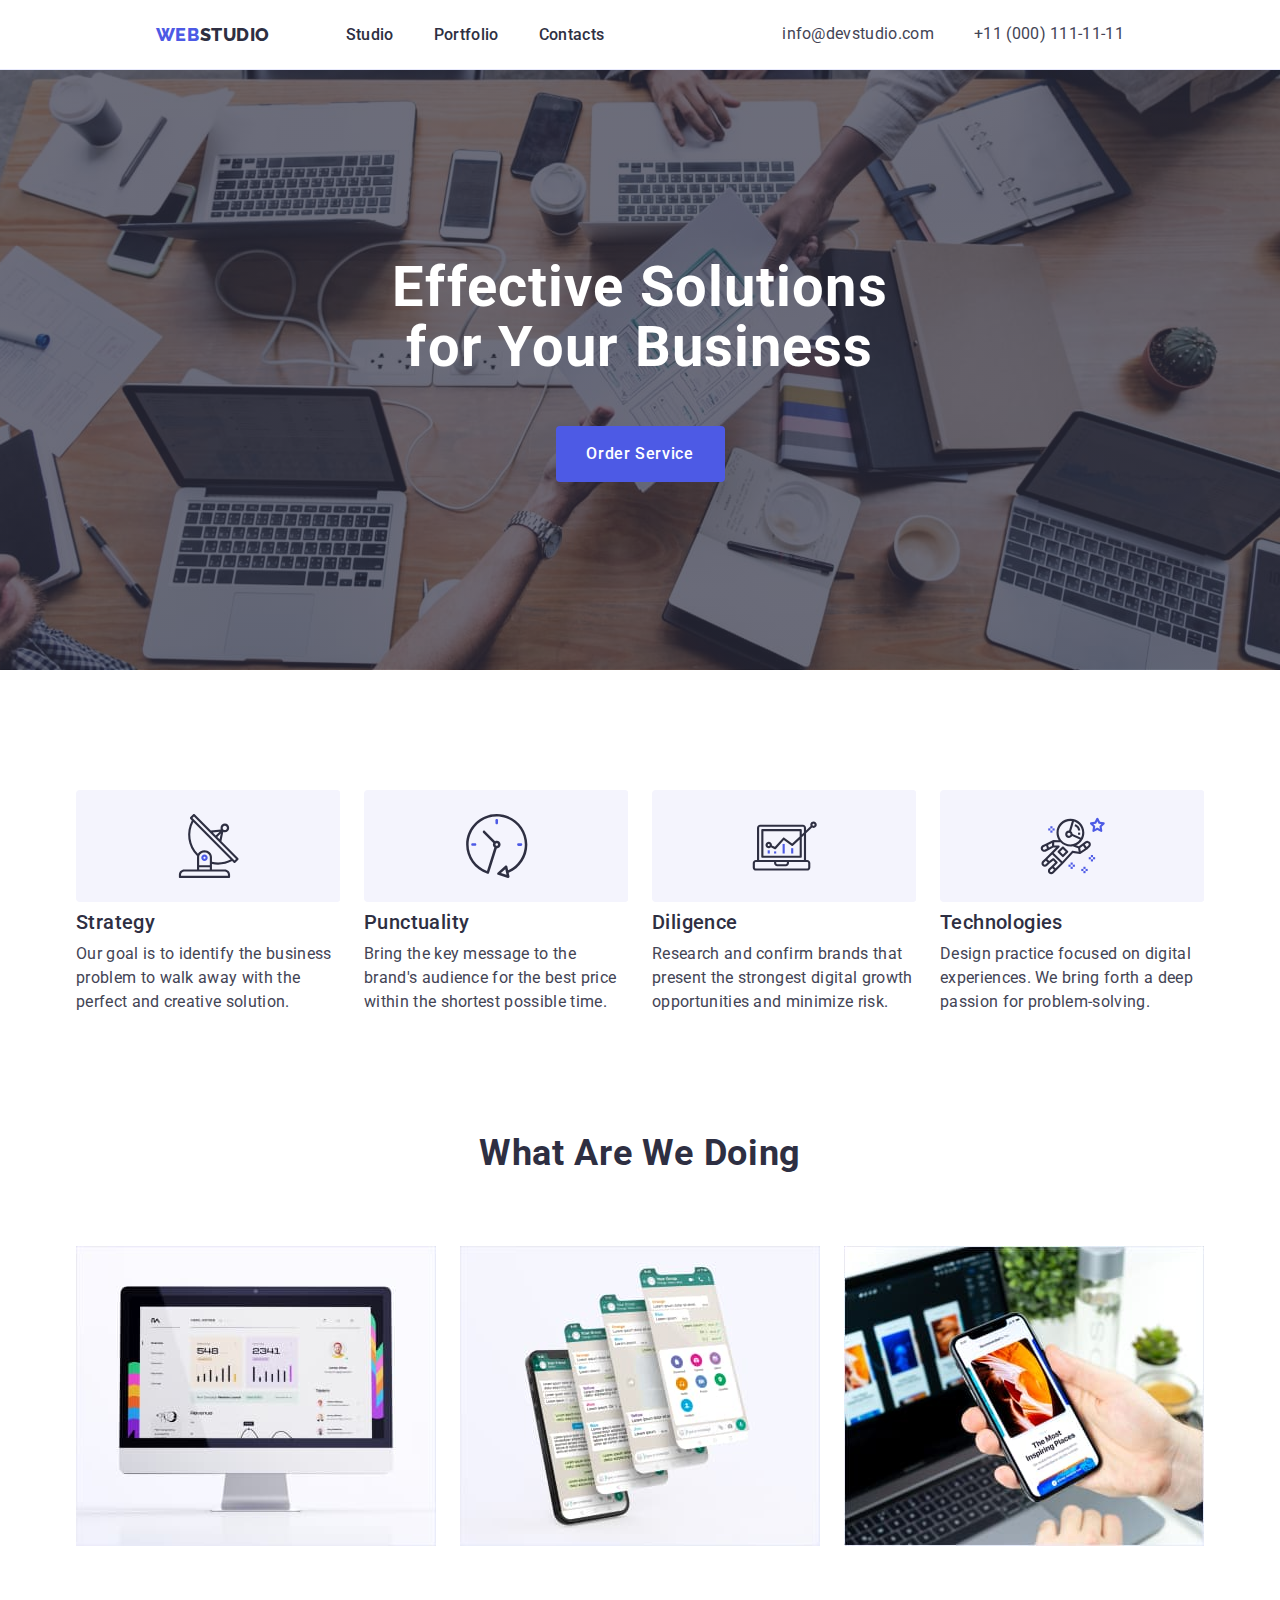
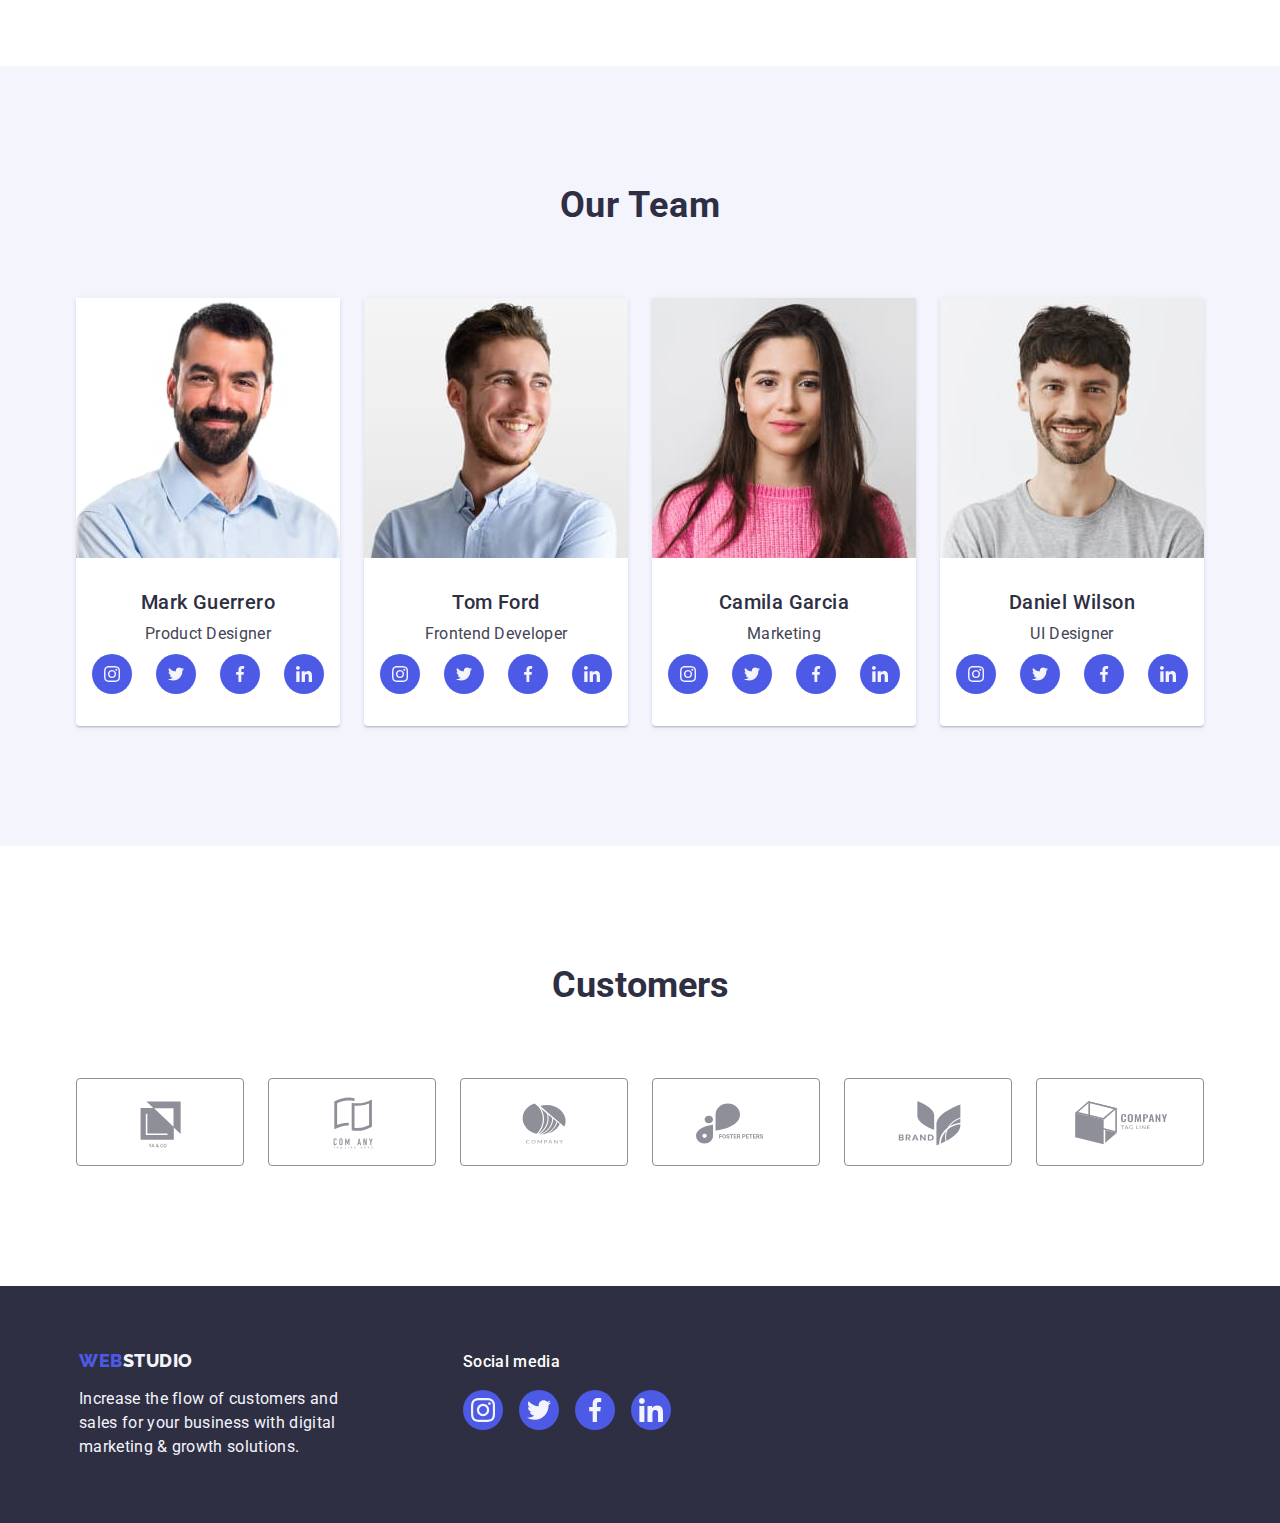
<file: index.html>
<!DOCTYPE html>
<html lang="en">

<head>
    <meta charset="UTF-8">
    <meta name="viewport" content="width=device-width, initial-scale=1.0">
    <title>Document</title>
    <link
        href="https://fonts.googleapis.com/css2?family=Raleway:wght@800&family=Roboto:wght@400;500;700;900&display=swap"
        rel="stylesheet" />
    <link rel="preconnect" href="https://fonts.googleapis.com">
    <link rel="preconnect" href="https://fonts.gstatic.com" crossorigin>
    <link rel="stylesheet"
        href="https://cdnjs.cloudflare.com/ajax/libs/modern-normalize/2.0.0/modern-normalize.min.css">
    <link rel="stylesheet" href="css/style.css">
</head>

<body>
    <header class="header-container">
        <div class="div-bouth-container container">
            <nav class="header-bouth-nav menu">
                <a class="logo link" href="./index.html">Web<span class="logo-span">Studio</span></a>
                <ul class="list">
                    <li class="li-header-first"><a class="hover-menu-fst link" href="./index.html">Studio</a></li>
                    <li class="li-header-first"><a class="hover-menu-fst link" href="./portfolio.html">Portfolio</a>
                    </li>
                    <li class="li-header-first"><a class="hover-menu-fst link" href="">Contacts</a></li>
                </ul>
            </nav>

            <address class="address-header">
                <ul class="list address-sec-ul">
                    <li>
                        <a class="hover-menu-sec link" href="mailto:info@devstudio.com">info@devstudio.com</a>
                    </li>
                    <li>
                        <a class="hover-menu-sec link" href="tel:+110001111111">+11 (000) 111-11-11</a>
                    </li>
                </ul>
            </address>
        </div>
    </header>
    <main>
        <section class="first-section">
            <div class="container">
                <h1 class="h-one">Effective Solutions for Your Business</h1>
                <button class="first-section-button" type="button">Order Service</button>
            </div>
        </section>
        <section class="second-section">
            <div class="container">
                <h2 class="visually-hidden">Sekcja 2</h2>
                <ul class="list portfo-section-ul">
                    <li class="sec-section-li">
                        <div class="icon-svg">
                            <svg class="second-section-svg" width="64" height="64">
                                <use href="./images/icons.svg#icon-Icon-1"></use>
                            </svg>
                        </div>
                        <h3 class="sec-section-h">Strategy</h3>
                        <p class="sec-section-p">Our goal is to identify the business problem to walk away with the
                            perfect
                            and creative solution.
                        </p>
                    </li>
                    <li class="sec-section-li">
                        <div class="icon-svg">
                            <svg class="second-section-svg" width="64" height="64">
                                <use href="./images/icons.svg#icon-Icon-2"></use>
                            </svg>
                        </div>
                        <h3 class="sec-section-h">Punctuality</h3>
                        <p class="sec-section-p">Bring the key message to the brand's audience for the best price within
                            the
                            shortest possible
                            time.
                        </p>
                    </li>
                    <li class="sec-section-li">
                        <div class="icon-svg">
                            <svg class="second-section-svg" width="64" height="64">
                                <use href="./images/icons.svg#icon-Icon-3"></use>
                            </svg>
                        </div>
                        <h3 class="sec-section-h">Diligence</h3>
                        <p class="sec-section-p">Research and confirm brands that present the strongest digital growth
                            opportunities and minimize
                            risk.</p>
                    <li class="sec-section-li">
                        <div class="icon-svg">
                            <svg class="second-section-svg" width="64" height="64">
                                <use href="./images/icons.svg#icon-Icon-4"></use>
                            </svg>
                        </div>
                        <h3 class="sec-section-h">Technologies</h3>
                        <p class="sec-section-p">Design practice focused on digital experiences. We bring forth a deep
                            passion for
                            problem-solving.
                        </p>
                    </li>
                </ul>
            </div>
        </section>
        <section class="third-section">
            <div class="container">
                <h2 class="third-section-h">What are we doing</h2>
                <ul class="list portfo-section-ul">
                    <li class="third-section-li"><img width="360" src="./images/img1.jpg" alt="img1"></li>
                    <li class="third-section-li"><img width="360" src="./images/img2.jpg" alt="img2"></li>
                    <li class="third-section-li"><img width="360" src="./images/img3.jpg" alt="img3"></li>
                </ul>
            </div>
        </section>
        <section class="fourth-section">
            <div class="container">
                <h2 class="fourth-section-h">
                    Our Team
                </h2>
                <ul class="list portfo-section-ul">
                    <li class="fourth-section-li">
                        <img width="264" src="./images/img.jpg" alt="pierwszy">
                        <div class="employee-info">
                            <h3 class="fourth-section-li-h">Mark Guerrero</h3>
                            <p class="fourth-section-li-p">Product Designer</p>
                            <ul class="ul-socials">
                                <li class="li-socials">
                                    <a class="socials-a" href="">
                                        <svg class="socials-svg" width="16" height="16">
                                            <use href="./images/icons.svg#icon-instagram-2"></use>
                                        </svg>
                                    </a>
                                </li>
                                <li class="li-socials">
                                    <a class="socials-a" href="">
                                        <svg class="socials-svg" width="16" height="16">
                                            <use href="./images/icons.svg#icon-twitter-1"></use>
                                        </svg>
                                    </a>
                                </li>
                                <li class="li-socials">
                                    <a class="socials-a" href="">
                                        <svg class="socials-svg" width="16" height="16">
                                            <use href="./images/icons.svg#icon-facebook-1"></use>
                                        </svg>
                                    </a>
                                </li>
                                <li class="li-socials">
                                    <a class="socials-a" href="">
                                        <svg class="socials-svg" width="16" height="16">
                                            <use href="./images/icons.svg#icon-linkedin-1"></use>
                                        </svg>
                                    </a>
                                </li>
                            </ul>
                        </div>
                    </li>
                    <li class="fourth-section-li"><img width="264" src="./images/imgg.jpg" alt="drugi">
                        <div class="employee-info">
                            <h3 class="fourth-section-li-h">Tom Ford</h3>
                            <p class="fourth-section-li-p">Frontend Developer</p>
                            <ul class="ul-socials">
                                <li class="li-socials">
                                    <a class="socials-a" href="">
                                        <svg class="socials-svg" width="16" height="16">
                                            <use href="./images/icons.svg#icon-instagram-2"></use>
                                        </svg>
                                    </a>
                                </li>
                                <li class="li-socials">
                                    <a class="socials-a" href="">
                                        <svg class="socials-svg" width="16" height="16">
                                            <use href="./images/icons.svg#icon-twitter-1"></use>
                                        </svg>
                                    </a>
                                </li>
                                <li class="li-socials">
                                    <a class="socials-a" href="">
                                        <svg class="socials-svg" width="16" height="16">
                                            <use href="./images/icons.svg#icon-facebook-1"></use>
                                        </svg>
                                    </a>
                                </li>
                                <li class="li-socials">
                                    <a class="socials-a" href="">
                                        <svg class="socials-svg" width="16" height="16">
                                            <use href="./images/icons.svg#icon-linkedin-1"></use>
                                        </svg>
                                    </a>
                                </li>
                            </ul>
                        </div>
                    </li>
                    <li class="fourth-section-li"><img width="264" src="./images/imggg.jpg" alt="trzeci">
                        <div class="employee-info">
                            <h3 class="fourth-section-li-h">Camila Garcia</h3>
                            <p class="fourth-section-li-p">Marketing</p>
                            <ul class="ul-socials">
                                <li class="li-socials">
                                    <a class="socials-a" href="">
                                        <svg class="socials-svg" width="16" height="16">
                                            <use href="./images/icons.svg#icon-instagram-2"></use>
                                        </svg>
                                    </a>
                                </li>
                                <li class="li-socials">
                                    <a class="socials-a" href="">
                                        <svg class="socials-svg" width="16" height="16">
                                            <use href="./images/icons.svg#icon-twitter-1"></use>
                                        </svg>
                                    </a>
                                </li>
                                <li class="li-socials">
                                    <a class="socials-a" href="">
                                        <svg class="socials-svg" width="16" height="16">
                                            <use href="./images/icons.svg#icon-facebook-1"></use>
                                        </svg>
                                    </a>
                                </li>
                                <li class="li-socials">
                                    <a class="socials-a" href="">
                                        <svg class="socials-svg" width="16" height="16">
                                            <use href="./images/icons.svg#icon-linkedin-1"></use>
                                        </svg>
                                    </a>
                                </li>
                            </ul>
                        </div>
                    </li>
                    <li class="fourth-section-li"><img width="264" src="./images/imgggg.jpg" alt="czwarty">
                        <div class="employee-info">
                            <h3 class="fourth-section-li-h">Daniel Wilson</h3>
                            <p class="fourth-section-li-p">UI Designer</p>
                            <ul class="ul-socials">
                                <li class="li-socials">
                                    <a class="socials-a" href="">
                                        <svg class="socials-svg" width="16" height="16">
                                            <use href="./images/icons.svg#icon-instagram-2"></use>
                                        </svg>
                                    </a>
                                </li>
                                <li class="li-socials">
                                    <a class="socials-a" href="">
                                        <svg class="socials-svg" width="16" height="16">
                                            <use href="./images/icons.svg#icon-twitter-1"></use>
                                        </svg>
                                    </a>
                                </li>
                                <li class="li-socials">
                                    <a class="socials-a" href="">
                                        <svg class="socials-svg" width="16" height="16">
                                            <use href="./images/icons.svg#icon-facebook-1"></use>
                                        </svg>
                                    </a>
                                </li>
                                <li class="li-socials">
                                    <a class="socials-a" href="">
                                        <svg class="socials-svg" width="16" height="16">
                                            <use href="./images/icons.svg#icon-linkedin-1"></use>
                                        </svg>
                                    </a>
                                </li>
                            </ul>
                        </div>
                    </li>
                </ul>
            </div>
        </section>
        <section class="fifth-section">
            <div class="container">
                <h2 class="fifth-section-h">Customers</h2>
                <ul class="fifth-section-ul">
                    <li class="fifth-section-li">
                        <a href="" class="fifth-section-a">
                            <svg width="104" height="56" class="fifth-section-svg">
                                <use href="./images/icons.svg#icon-Client-1"></use>
                            </svg>
                        </a>
                    </li>
                    <li class="fifth-section-li">
                        <a href="" class="fifth-section-a">
                            <svg width="104" height="56" class="fifth-section-svg">
                                <use href="./images/icons.svg#icon-Client-2"></use>
                            </svg>
                        </a>
                    </li>
                    <li class="fifth-section-li">
                        <a href="" class="fifth-section-a">
                            <svg width="104" height="56" class="fifth-section-svg">
                                <use href="./images/icons.svg#icon-Client-3"></use>
                            </svg>
                        </a>
                    </li>
                    <li class="fifth-section-li">
                        <a href="" class="fifth-section-a">
                            <svg width="104" height="56" class="fifth-section-svg">
                                <use href="./images/icons.svg#icon-Client-4"></use>
                            </svg>
                        </a>
                    </li>
                    <li class="fifth-section-li">
                        <a href="" class="fifth-section-a">
                            <svg width="104" height="56" class="fifth-section-svg">
                                <use href="./images/icons.svg#icon-Client-5"></use>
                            </svg>
                        </a>
                    </li>
                    <li class="fifth-section-li">
                        <a href="" class="fifth-section-a">
                            <svg width="104" height="56" class="fifth-section-svg">
                                <use href="./images/icons.svg#icon-Client-6"></use>
                            </svg>
                        </a>
                    </li>
                </ul>
            </div>
        </section>
    </main>
    <footer class="footer">
        <div class="container footer-containers">
            <div class="footer-container-one">
                <a class="logo footer-a" href="./index.html">Web<span class="footer-span">Studio</span></a>
                <p class="footer-first-p">Increase the flow of customers and sales for your business with digital
                    marketing &
                    growth
                    solutions.</p>
            </div>
            <div class="footer-container-two">
                <p class="footer-sec-p">Social media</p>
                <ul class="footer-cont-two-ul">
                    <li class="footer-cont-two-li">
                        <a href="" class="footer-cont-two-a">
                            <svg width="24" height="24" class="footer-cont-two-svg">
                                <use href="./images/icons.svg#icon-instagram-2"></use>
                            </svg>
                        </a>
                    </li>
                    <li class="footer-cont-two-li">
                        <a href="" class="footer-cont-two-a">
                            <svg width="24" height="24" class="footer-cont-two-svg">
                                <use href="./images/icons.svg#icon-twitter-1"></use>
                            </svg>
                        </a>
                    </li>
                    <li class="footer-cont-two-li">
                        <a href="" class="footer-cont-two-a">
                            <svg width="24" height="24" class="footer-cont-two-svg">
                                <use href="./images/icons.svg#icon-facebook-1"></use>
                            </svg>
                        </a>
                    </li>
                    <li class="footer-cont-two-li">
                        <a href="" class="footer-cont-two-a">
                            <svg width="24" height="24" class="footer-cont-two-svg">
                                <use href="./images/icons.svg#icon-linkedin-1"></use>
                            </svg>
                        </a>
                    </li>
                </ul>
            </div>

        </div>
    </footer>
</body>

</html>
</file>
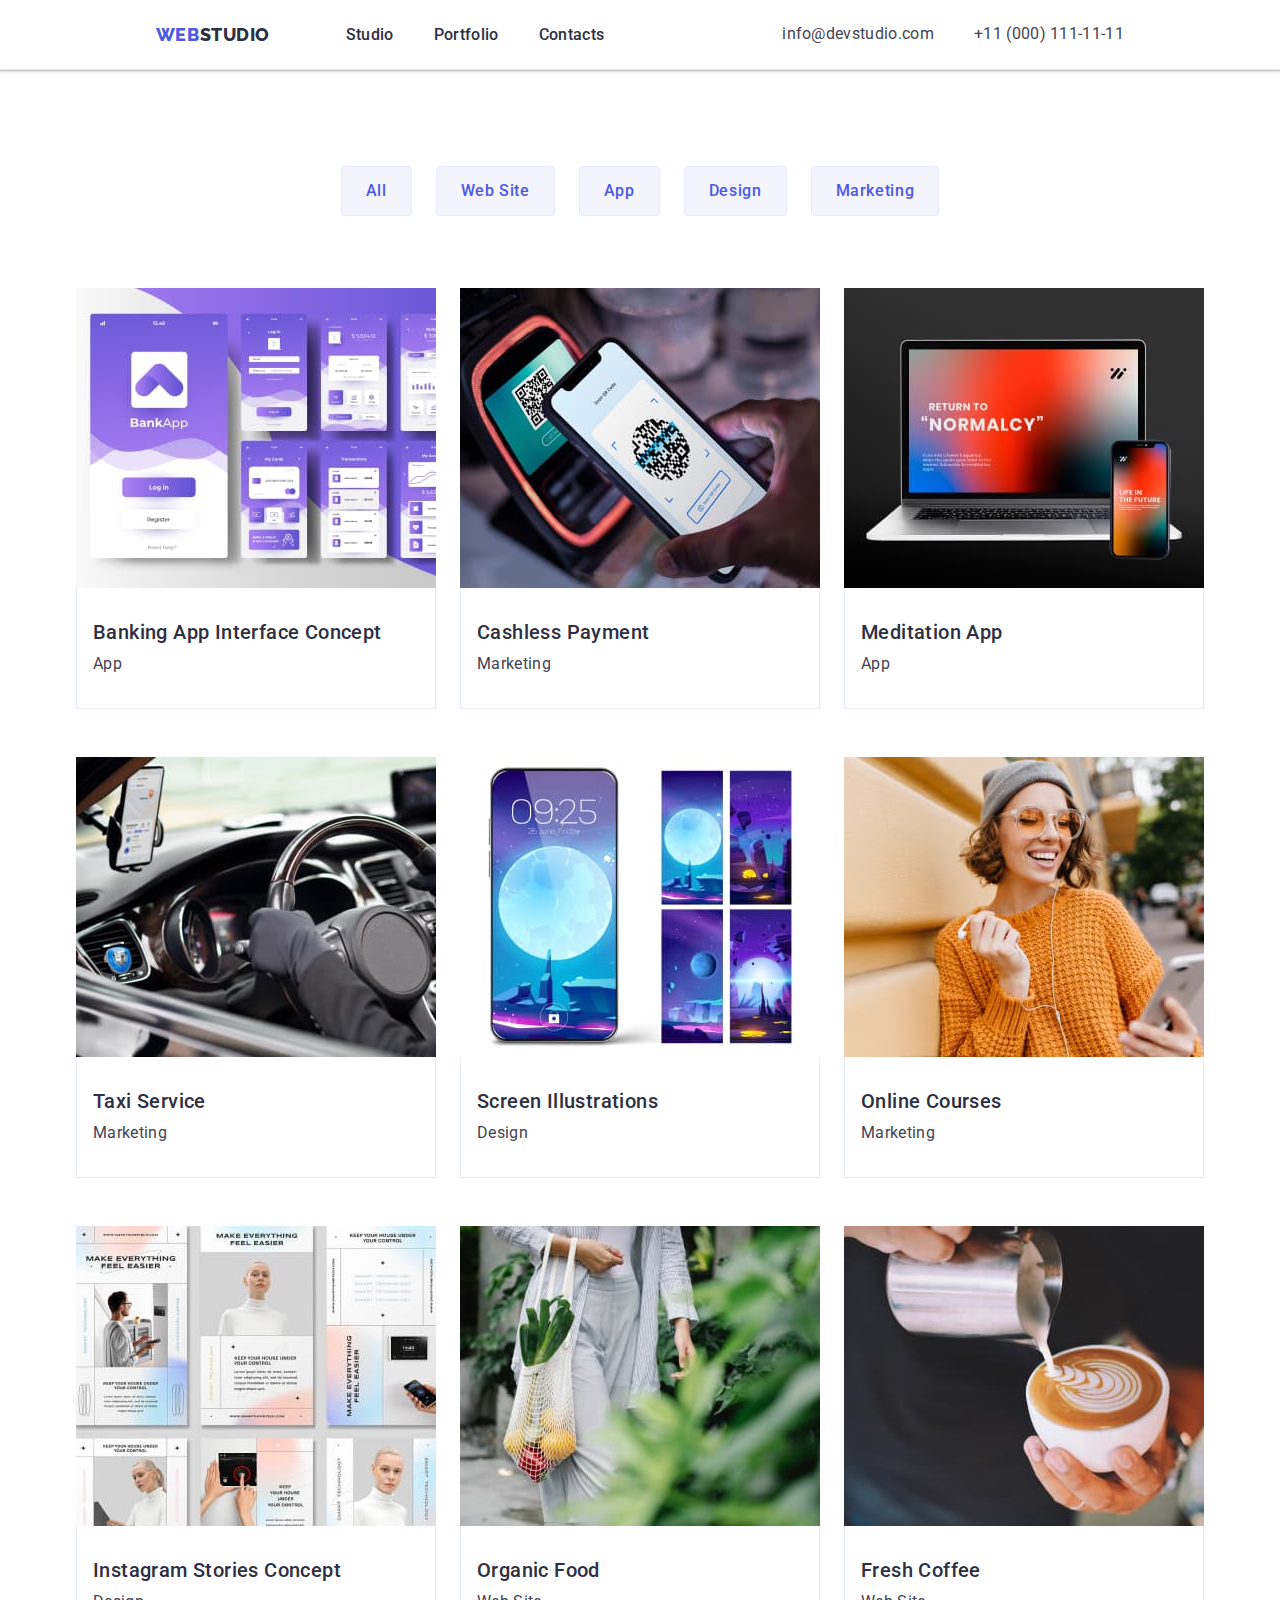
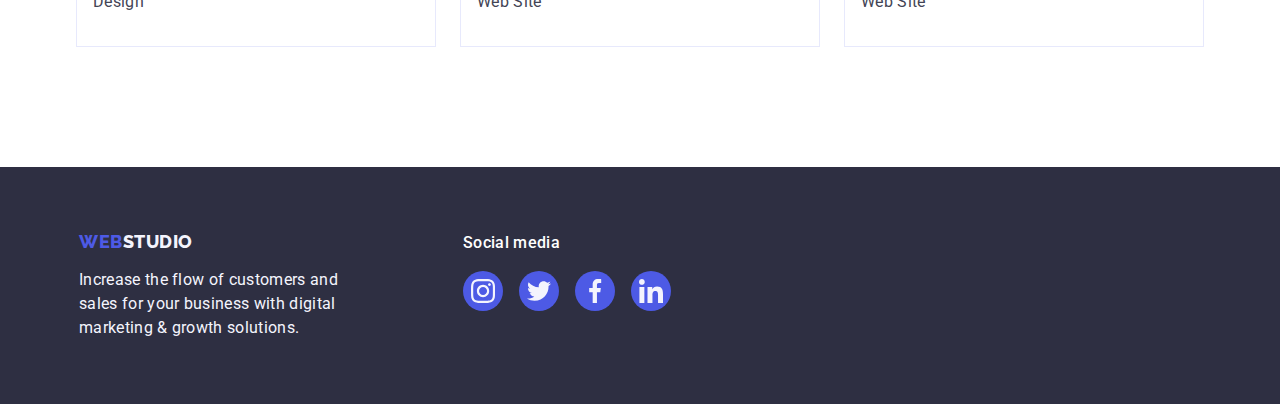
<file: portfolio.html>
<!DOCTYPE html>
<html lang="en">

<head>
    <meta charset="UTF-8">
    <meta name="viewport" content="width=device-width, initial-scale=1.0">
    <title>Document</title>
    <link
        href="https://fonts.googleapis.com/css2?family=Raleway:wght@800&family=Roboto:wght@400;500;700;900&display=swap"
        rel="stylesheet" />
    <link rel="preconnect" href="https://fonts.googleapis.com">
    <link rel="preconnect" href="https://fonts.gstatic.com" crossorigin>
    <link rel="stylesheet"
        href="https://cdnjs.cloudflare.com/ajax/libs/modern-normalize/2.0.0/modern-normalize.min.css">
    <link rel="stylesheet" href="css/style.css">
</head>

<body>
    <header class="header-container">
        <div class="div-bouth-container container">
            <nav class="header-bouth-nav menu">
                <a class="logo link" href="./index.html">Web<span class="logo-span">Studio</span></a>
                <ul class="list">
                    <li class="li-header-first"><a class="hover-menu-fst link" href="./index.html">Studio</a>
                    </li>
                    <li class="li-header-first"><a class="hover-menu-fst link" href="./portfolio.html">Portfolio</a>
                    </li>
                    <li class="li-header-first"><a class="hover-menu-fst link" href="">Contacts</a></li>
                </ul>
            </nav>
            <address class="address-header">
                <ul class="list address-sec-ul">
                    <li>
                        <a class="hover-menu-sec link" href="mailto:info@devstudio.com">info@devstudio.com</a>
                    </li>
                    <li>
                        <a class="hover-menu-sec link" href="tel:+110001111111">+11 (000) 111-11-11</a>
                    </li>
                </ul>
            </address>
        </div>
    </header>
    <main>
        <section class="portfo-main-section">
            <div class="container">
                <h1 class="visually-hidden">Sekcja</h1>
                <ul class="portfo-main-ul-frst">
                    <li>
                        <button class="first-button-portfo" type="button">All</button>
                    </li>
                    <li>
                        <button class="first-button-portfo" type="button">Web Site</button>
                    </li>
                    <li>
                        <button class="first-button-portfo" type="button">App</button>
                    </li>
                    <li>
                        <button class="first-button-portfo" type="button">Design</button>
                    </li>
                    <li>
                        <button class="first-button-portfo" type="button">Marketing</button>
                    </li>
                </ul>
                <ul class="portfo-main-ul-sec">
                    <li class=" portfo-sec-li">
                        <a class=" shadow" href="">
                            <img width="360" src="./images/portfolio/BankApp.jpg" alt="BankingApp">
                            <div class="link-container">
                                <h2 class="portfo-sec-list-h">Banking App Interface Concept</h2>
                                <p class="portfo-sec-list-p">App</p>
                            </div>
                        </a>

                    </li>
                    <li class="portfo-sec-li">
                        <a class="shadow" href="">
                            <img width="360" src="./images/portfolio/Payment.jpg" alt="CashlessPayment">
                            <div class="link-container">
                                <h2 class="portfo-sec-list-h">Cashless Payment</h2>
                                <p class="portfo-sec-list-p">Marketing</p>
                            </div>
                        </a>
                    </li>
                    <li class="portfo-sec-li">
                        <a class=" shadow" href="">
                            <img width="360" src="./images/portfolio/MeditApp.jpg" alt="MeditationApp">
                            <div class="link-container">
                                <h2 class="portfo-sec-list-h">Meditation App</h2>
                                <p class="portfo-sec-list-p">App</p>
                            </div>
                        </a>
                    </li>
                    <li class="portfo-sec-li">
                        <a class="shadow" href="">
                            <img width="360" src="./images/portfolio/Taxi.jpg" alt="TaxiService">
                            <div class="link-container">
                                <h2 class="portfo-sec-list-h">Taxi Service</h2>
                                <p class="portfo-sec-list-p">Marketing</p>
                            </div>
                        </a>
                    </li>
                    <li class="portfo-sec-li">
                        <a class="shadow" href="">
                            <img width="360" src="./images/portfolio/Screen.jpg" alt="Screen">
                            <div class="link-container">
                                <h2 class="portfo-sec-list-h">Screen Illustrations</h2>
                                <p class="portfo-sec-list-p">Design</p>
                            </div>
                        </a>
                    </li>
                    <li class="portfo-sec-li">
                        <a class="shadow" href="">
                            <img width="360" src="./images/portfolio/Onlinecours.jpg" alt="OnlineCourses">
                            <div class="link-container">
                                <h2 class="portfo-sec-list-h">Online Courses</h2>
                                <p class="portfo-sec-list-p">Marketing</p>
                            </div>
                        </a>
                    </li>
                    <li class="portfo-sec-li">
                        <a class="shadow" href="">
                            <img width="360" src="./images/portfolio/InstaStorie.jpg" alt="InstaStorie">
                            <div class="link-container">
                                <h2 class="portfo-sec-list-h">Instagram Stories Concept</h2>
                                <p class="portfo-sec-list-p">Design</p>
                            </div>
                        </a>
                    </li>
                    <li class="portfo-sec-li">
                        <a class="shadow" href="">
                            <img width="360" src="./images/portfolio/OrgFood.jpg" alt="OrganicFood">
                            <div class="link-container">
                                <h2 class="portfo-sec-list-h">Organic Food</h2>
                                <p class="portfo-sec-list-p">Web Site</p>
                            </div>
                        </a>
                    </li>
                    <li class="portfo-sec-li">
                        <a class="shadow" href="">
                            <img width="360" src="./images/portfolio/FreshCoffie.jpg" alt="FreshCoffie">
                            <div class="link-container">
                                <h2 class="portfo-sec-list-h">Fresh Coffee</h2>
                                <p class="portfo-sec-list-p">Web Site</p>
                            </div>
                        </a>
                    </li>

                </ul>
            </div>
        </section>
    </main>
    <footer class="footer">
        <div class="container footer-containers">
            <div class="footer-container-one">
                <a class="logo footer-a" href="./index.html">Web<span class="footer-span">Studio</span></a>
                <p class="footer-first-p">Increase the flow of customers and sales for your business with digital
                    marketing &
                    growth
                    solutions.</p>
            </div>
            <div class="footer-container-two">
                <p class="footer-sec-p">Social media</p>
                <ul class="footer-cont-two-ul">
                    <li class="footer-cont-two-li">
                        <a href="" class="footer-cont-two-a">
                            <svg width="24" height="24" class="footer-cont-two-svg">
                                <use href="./images/icons.svg#icon-instagram-2"></use>
                            </svg>
                        </a>
                    </li>
                    <li class="footer-cont-two-li">
                        <a href="" class="footer-cont-two-a">
                            <svg width="24" height="24" class="footer-cont-two-svg">
                                <use href="./images/icons.svg#icon-twitter-1"></use>
                            </svg>
                        </a>
                    </li>
                    <li class="footer-cont-two-li">
                        <a href="" class="footer-cont-two-a">
                            <svg width="24" height="24" class="footer-cont-two-svg">
                                <use href="./images/icons.svg#icon-facebook-1"></use>
                            </svg>
                        </a>
                    </li>
                    <li class="footer-cont-two-li">
                        <a href="" class="footer-cont-two-a">
                            <svg width="24" height="24" class="footer-cont-two-svg">
                                <use href="./images/icons.svg#icon-linkedin-1"></use>
                            </svg>
                        </a>
                    </li>
                </ul>
            </div>

        </div>
    </footer>
</body>

</html>
</file>
<file: css/style.css>
/* !!!!!!!!EACH PAGE!!!!! */

:root {
  --hover-color: #4d5ae5;
  --custom-link-color: #2e2f42;
  --background-color: #ffffff;
  --button-menu-color: #404bbf;
  --sec-back-color: #f4f4fd;
  --custom-menu-color: #434455;
  --custom-border-color: #e7e9fc;
  --grey-border-color: #8e8f99;
  --mint-hover-color: #31d0aa;
  --custom-h-font-size: 36px;
  --custom-p-font-size: 16px;
}
* {
  box-sizing: border-box;
  margin: 0;
  padding: 0;
}
body {
  font-family: "Roboto", sans-serif;
  color: var(--custom-menu-color);
  background-color: var(--background-color);
}
.logo {
  font-family: "Raleway", sans-serif;
  font-weight: 800;
  font-size: 18px;
  line-height: 1.17;
  letter-spacing: 0.03em;
  text-transform: uppercase;
  color: var(--hover-color);
  margin-right: 76px;
}
.logo:hover {
  color: var(--hover-color);
}
.logo-span {
  color: var(--custom-link-color);
}

.link {
  text-decoration: none;
  padding: 24px 0;
}
.list {
  list-style: none;
  display: flex;
  gap: 40px;
}
img {
  display: block;
}
.visually-hidden {
  position: absolute;
  width: 1px;
  height: 1px;
  margin: -1px;
  border: 0;
  padding: 0;
  white-space: nowrap;
  clip-path: inset(100%);
  clip: rect(0 0 0 0);
  overflow: hidden;
}
/* !!!MENU/ADDRESS!!! */
/* !MENU! */

.menu {
  display: flex;
}
.li-header-first {
  font-weight: 500;
  font-size: 16px;
  line-height: 1.5;
  letter-spacing: 0.02em;
  color: var(--custom-link-color);
}
a.hover-menu-fst {
  color: var(--custom-link-color);
}
a.hover-menu-fst:hover {
  color: var(--button-menu-color);
}
a.hover-menu-fst:focus {
  color: var(--button-menu-color);
}
.header-container {
  border-bottom: 1px solid var(--custom-border-color);
  box-shadow: 0px 2px 1px rgba(46, 47, 66, 0.08),
    0px 1px 1px rgba(46, 47, 66, 0.16), 0px 1px 6px rgba(46, 47, 66, 0.08);
}
.div-bouth-container {
  display: flex;
  justify-content: center;
}
.container {
  width: 1158px;
  margin: 0 auto;
  padding: 0 15px;
}
.header-bouth-nav {
  display: flex;
  align-items: center;
}
/* !MENU END! */

/*!ADDRESS! */
.address-header {
  font-style: normal;
  padding: 22px 0 0;
  margin-left: 30px;
}
.address-sec-ul {
  padding-left: 148px;
}
.hover-menu-sec {
  line-height: 1.5;
  letter-spacing: 0.02em;
  color: var(--custom-menu-color);
}
a.hover-menu-sec:hover {
  color: var(--button-menu-color);
}
a.hover-menu-sec:focus {
  color: var(--button-menu-color);
}

/*!ADDRESS END! */
/*!!!MENU/ADDRESS END!!!*/

/* FOOTER */
.footer {
  background-color: var(--custom-link-color);
  padding: 5%;
}
.footer-containers {
  display: flex;
  align-items: baseline;
}
.footer-container-one {
  margin-right: 120px;
}
.footer-a {
  display: inline-block;
  margin-bottom: 16px;
  text-decoration: none;
}
.footer-span {
  color: var(--sec-back-color);
}
.footer-first-p {
  line-height: 1.5;
  color: var(--sec-back-color);
  letter-spacing: 0.02em;
  max-width: 264px;
}
.footer-sec-p {
  font-weight: 500;
  font-size: var(--custom-p-font-size);
  line-height: 1.5;
  color: var(--background-color);
  letter-spacing: 0.02em;
  margin-bottom: 16px;
}
.footer-cont-two-ul {
  display: flex;
  gap: 16px;
  list-style: none;
}
.footer-cont-two-li {
  width: 40px;
  height: 40px;
}
.footer-cont-two-a {
  width: 100%;
  height: 100%;
  border-radius: 50%;
  display: flex;
  align-items: center;
  justify-content: center;
  background-color: var(--hover-color);
}
.footer-cont-two-a:focus {
  background-color: #31d0aa;
}
.footer-cont-two-a:hover {
  background-color: #31d0aa;
}
.footer-cont-two-svg {
  fill: var(--sec-back-color);
}
/* FOOTER END */
/* !!!!!!!!EACH PAGE END!!!!! */

/* !!!!!!!!!INDEX!!!!!!!!!! */
/* !!!!!MAIN!!!!! */
/* FIRST SECTION */
.first-section {
  background-color: var(--custom-link-color);
  padding: 188px 0;
  background-image: linear-gradient(
      rgba(46, 47, 66, 0.7),
      rgba(46, 47, 66, 0.7)
    ),
    url(../images/people-office1.jpg);
  max-width: 1440px;
  background-repeat: no-repeat;
  background-position: center;
  background-size: cover;
  margin: 0 auto;
}
.h-one {
  font-size: 56px;
  line-height: 1.07;
  text-align: center;
  letter-spacing: 0.02em;
  color: var(--background-color);
  max-width: 496px;
  margin: 0 auto;
  padding-bottom: 48px;
}
.first-section-button {
  background-color: var(--hover-color);
  font-family: "Roboto", sans-serif;
  font-weight: 500;
  font-size: 16px;
  line-height: 1.5;
  letter-spacing: 0.04em;
  color: var(--background-color);
  cursor: pointer;
  display: block;
  min-width: 169px;
  height: 56px;
  border: none;
  border-radius: 4px;
  margin: auto;
}
.first-section-button:hover {
  background-color: var(--button-menu-color);
}
.first-section-button:focus {
  background-color: var(--button-menu-color);
}
/* FIRST SECTION END */

/* SECOND SECTION */
.second-section {
  padding: 120px 0;
}
.icon-svg {
  display: flex;
  align-items: center;
  justify-content: center;
  height: 112px;
  background-color: var(--sec-back-color);
  border-radius: 4px;
  margin-bottom: 8px;
}
.second-section-svg {
  width: 100%;
  height: 100%;
}
.portfo-section-ul {
  display: flex;
  gap: 24px;
}
.sec-section-li {
  width: calc((100% - 72px) / 4);
}
.sec-section-h {
  font-weight: 500;
  font-size: 20px;
  line-height: 1.2;
  letter-spacing: 0.02em;
  color: var(--custom-link-color);
  margin-bottom: 8px;
}

.sec-section-p {
  font-size: var(--custom-p-font-size);
  line-height: 1.5;
  letter-spacing: 0.02em;
  color: var(--custom-menu-color);
}

/* SECOND SECTION END */

/* THIRD SECTION */
.third-section {
  padding: 0 0 120px 0;
}

.third-section-li {
  width: calc((100% - 48px) / 3);
}
.third-section-h {
  font-size: var(--custom-h-font-size);
  line-height: 1.11;
  text-align: center;
  letter-spacing: 0.02em;
  text-transform: capitalize;
  color: var(--custom-link-color);
  margin-bottom: 72px;
}
/* THIRD SECTION END */

/* FOURTH SECTION */
.fourth-section {
  background-color: var(--sec-back-color);
  padding: 120px 0;
}
.employee-info {
  padding: 32px 16px;
}
.fourth-section-h {
  font-size: var(--custom-h-font-size);
  line-height: 1.11;
  text-align: center;
  letter-spacing: 0.02em;
  text-transform: capitalize;
  color: var(--custom-link-color);
  margin-bottom: 72px;
}
.fourth-section-li {
  background-color: var(--background-color);
  width: calc((100% - 72px) / 4);
  border-radius: 0px 0px 4px 4px;
  box-shadow: 0px 1px 6px rgba(46, 47, 66, 0.08),
    0px 1px 1px rgba(46, 47, 66, 0.16), 0px 2px 1px rgba(46, 47, 66, 0.08);
}
.fourth-section-li-h {
  font-weight: 500;
  font-size: 20px;
  line-height: 1.2;
  letter-spacing: 0.02em;
  color: var(--custom-link-color);
  margin-bottom: 8px;
  text-align: center;
}
.fourth-section-li-p {
  font-size: 16px;
  line-height: 1.5;
  letter-spacing: 0.02em;
  color: var(--custom-menu-color);
  text-align: center;
  margin-bottom: 8px;
}
.ul-socials {
  display: flex;
  justify-content: center;
  gap: 24px;
  list-style: none;
}
.li-socials {
  width: 40px;
  height: 40px;
}
.socials-a {
  width: 100%;
  height: 100%;
  background-color: var(--hover-color);
  border-radius: 50%;
  display: flex;
  align-items: center;
  justify-content: center;
}
.socials-a:hover {
  background-color: var(--button-menu-color);
}
.socials-a:focus {
  background-color: var(--button-menu-color);
}
.socials-svg {
  fill: var(--sec-back-color);
}

/* FOURTH SECTION END */
/* FIFTH SECTION */
.fifth-section {
  padding: 120px 0;
}
.fifth-section-h {
  font-size: var(--custom-h-font-size);
  line-height: 1.11;
  color: var(--custom-link-color);
  margin-bottom: 72px;
  text-align: center;
}
.fifth-section-ul {
  display: flex;
  gap: 24px;
  list-style: none;
}
.fifth-section-li {
  width: calc((100% - 120px) / 6);
  height: 88px;
}
.fifth-section-a {
  width: 100%;
  height: 100%;
  border: 1px solid var(--grey-border-color);
  display: flex;
  align-items: center;
  justify-content: center;
  border-radius: 4px;
  color: var(--grey-border-color);
}
.fifth-section-a:hover {
  border-color: var(--button-menu-color);
  color: var(--button-menu-color);
}
.fifth-section-a:focus {
  border-color: var(--button-menu-color);
  color: var(--button-menu-color);
}
.fifth-section-svg {
  fill: currentColor;
  width: 100%;
  height: 100%;
}
/* FIFTH SECTION END */
/* !!!!!MAIN END!!!! */
/* !!!!!!!!!INDEX END!!!!!!!!! */

/* !!!!!!!!PORTFOLIO!!!!!!!! */
/* !!!!MAIN!!!! */
/* !FIRST UNORDERED LIST! */
.portfo-main-section {
  padding: 96px 0 120px 0;
}
ul.portfo-main-ul-frst {
  display: flex;
  justify-content: center;
  gap: 24px;
  margin-bottom: 72px;
  list-style: none;
}
.portfo-main-ul-sec {
  list-style: none;
}

.first-button-portfo {
  font-weight: 500;
  font-size: var(--custom-p-font-size);
  line-height: 1.5;
  padding: 12px 24px;
  letter-spacing: 0.04em;
  font-family: "Roboto", sans-serif;
  color: var(--hover-color);
  background-color: var(--sec-back-color);
  cursor: pointer;
  border: 1px solid var(--custom-border-color);
  border-radius: 4px;
}
.first-button-portfo:hover {
  color: var(--background-color);
  background-color: var(--button-menu-color);
  border: 1px solid transparent;
  box-shadow: 0px 3px 1px rgba(0, 0, 0, 0.1), 0px 2px 1px rgba(0, 0, 0, 0.08),
    0px 2px 2px rgba(0, 0, 0, 0.12);
}
.first-button-portfo:focus {
  color: var(--background-color);
  background-color: var(--button-menu-color);
  border: 1px solid transparent;
  box-shadow: 0px 3px 1px rgba(0, 0, 0, 0.1), 0px 2px 1px rgba(0, 0, 0, 0.08),
    0px 2px 2px rgba(0, 0, 0, 0.12);
}
/* !FIRST UNORDERED LIST END! */

/* !SECOND UNORDERED LIST! */
.portfo-main-ul-sec {
  display: flex;
  flex-wrap: wrap;
  column-gap: 24px;
  row-gap: 48px;
}
.portfo-sec-li {
  width: calc((100% - 48px) / 3);
}
.shadow {
  display: block;
  text-decoration: none;
}
.shadow:hover {
  box-shadow: 0px 1px 6px rgba(46, 47, 66, 0.08),
    0px 1px 1px rgba(46, 47, 66, 0.16), 0px 2px 1px rgba(46, 47, 66, 0.08);
}
.shadow:focus {
  box-shadow: 0px 1px 6px rgba(46, 47, 66, 0.08),
    0px 1px 1px rgba(46, 47, 66, 0.16), 0px 2px 1px rgba(46, 47, 66, 0.08);
}
.link-container {
  padding: 32px 16px;
  border: 1px solid var(--custom-border-color);
  border-top: none;
}
.portfo-sec-list-h {
  font-weight: 500;
  font-size: 20px;
  line-height: 1.2;
  letter-spacing: 0.02em;
  color: var(--custom-link-color);
  margin-bottom: 8px;
}
.portfo-sec-list-p {
  font-size: 16px;
  line-height: 1.5;
  letter-spacing: 0.02em;
  color: var(--custom-menu-color);
}
/* !SECOND UNORDERED LIST END! */
</file>
